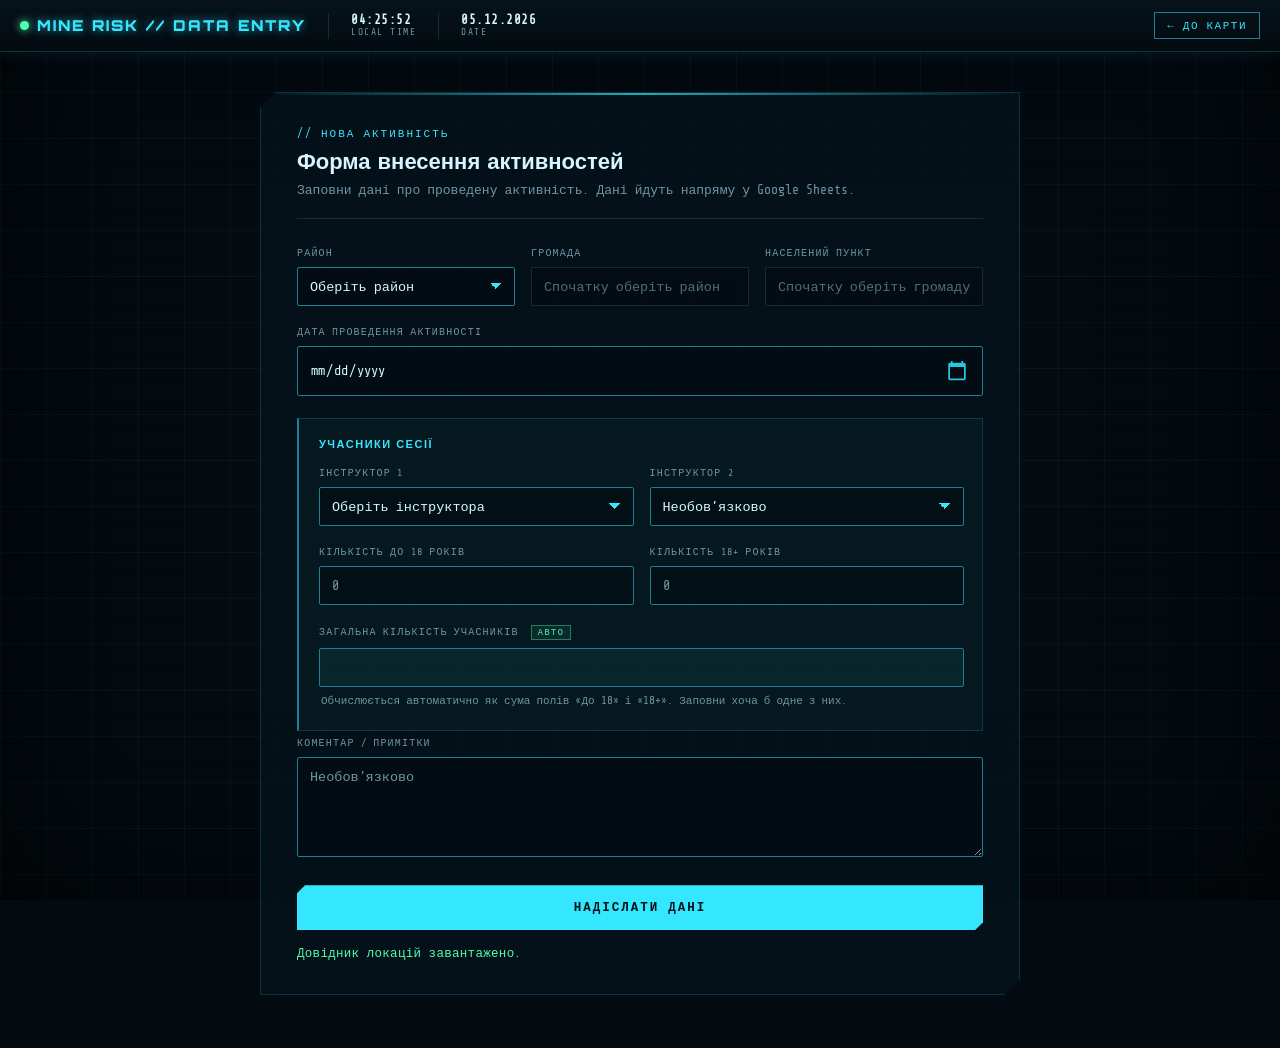
<file: form/index.html>
<!DOCTYPE html>
<html lang="uk">
<head>
  <!-- Open Graph -->
  <meta property="og:type" content="website" />
  <meta property="og:title" content="Форма внесення активностей — Activity Heatmap" />
  <meta property="og:description" content="Форма для внесення даних про активності організації в Харківській області." />
  <meta property="og:url" content="https://deafinicio.github.io/mine-risk-map/form/" />
  <meta property="og:image" content="https://deafinicio.github.io/mine-risk-map/assets/preview-form.jpg" />
  <meta property="og:image:secure_url" content="https://deafinicio.github.io/mine-risk-map/assets/preview-form.jpg" />
  <meta property="og:image:type" content="image/jpeg" />
  <meta property="og:image:width" content="1200" />
  <meta property="og:image:height" content="630" />
  <meta property="og:site_name" content="Activity Heatmap" />
  <meta property="og:locale" content="uk_UA" />

  <meta name="twitter:card" content="summary_large_image" />
  <meta name="twitter:title" content="Форма внесення активностей — Activity Heatmap" />
  <meta name="twitter:description" content="Швидке внесення даних про активності організації." />
  <meta name="twitter:image" content="https://deafinicio.github.io/mine-risk-map/assets/preview-form.jpg" />

  <meta charset="UTF-8" />
  <meta name="viewport" content="width=device-width, initial-scale=1.0" />
  <title>Форма внесення активностей — Mine Risk Map</title>

  <link rel="preconnect" href="https://fonts.googleapis.com">
  <link rel="preconnect" href="https://fonts.gstatic.com" crossorigin>
  <link href="https://fonts.googleapis.com/css2?family=Orbitron:wght@500;700;900&family=Share+Tech+Mono&display=swap" rel="stylesheet">

  <link rel="stylesheet" href="styles.css" />
</head>
<body>

<div id="hud-bg"></div>
<div id="hud-scan"></div>
<div id="hud-vignette"></div>

<div id="top-bar">
  <div class="brand">MINE RISK // DATA ENTRY</div>
  <div class="hud-sep"></div>
  <div class="hud-stat"><b id="hud-clock">--:--:--</b><span>local time</span></div>
  <div class="hud-sep"></div>
  <div class="hud-stat"><b id="hud-date">----</b><span>date</span></div>
  <div class="spacer"></div>
  <a class="back-link" href="../index.html">← До карти</a>
</div>

<main class="container">
  <div class="panel-topline"></div>
  <h1><span class="eyebrow">// нова активність</span>Форма внесення активностей</h1>
  <p class="subtitle">Заповни дані про проведену активність. Дані йдуть напряму у Google Sheets.</p>

  <form
    id="mre-form"
    action="https://script.google.com/macros/s/AKfycbyiDID7u07n2C8rDc_DIfYYVn6OS-0FaAoLCpNl3jDyi7A2bpZiKJfj62TiwYLvjsWFvw/exec"
    method="POST"
    target="hidden_iframe"
  >
    <input type="hidden" id="direction" name="direction" value="EORE" />

    <div class="field-row">
      <div class="field">
        <label for="raion">Район</label>
        <select id="raion" name="raion" required>
          <option value="">Оберіть район</option>
        </select>
      </div>

      <div class="field">
        <label for="hromada">Громада</label>
        <select id="hromada" name="hromada" required disabled>
          <option value="">Спочатку оберіть район</option>
        </select>
      </div>

      <div class="field">
        <label for="settlement">Населений пункт</label>
        <select id="settlement" name="settlement" required disabled>
          <option value="">Спочатку оберіть громаду</option>
        </select>
      </div>
    </div>

    <div class="field date-field">
      <label for="session_date">Дата проведення активності</label>
      <input type="date" id="session_date" name="session_date" required />
    </div>

    <section id="eore-fields" class="conditional-section">
      <div class="section-title">Учасники сесії</div>

      <div class="field-row">
        <div class="field">
          <label for="instructor_1">Інструктор 1</label>
          <select id="instructor_1" name="instructor_1" required>
            <option value="">Оберіть інструктора</option>
            <option value="Гарбузов В.">Гарбузов В.</option>
            <option value="Карпенко Н.">Карпенко Н.</option>
            <option value="Завадський К.">Завадський К.</option>
            <option value="Сластієнко В.">Сластієнко В.</option>
            <option value="Тікус А.">Тікус А.</option>
            <option value="Маркін А.">Маркін А.</option>
            <option value="Бондар О.">Бондар О.</option>
            <option value="Гаркуша А.">Гаркуша А.</option>
          </select>
        </div>

        <div class="field">
          <label for="instructor_2">Інструктор 2</label>
          <select id="instructor_2" name="instructor_2">
            <option value="">Необов’язково</option>
            <option value="Гарбузов В.">Гарбузов В.</option>
            <option value="Карпенко Н.">Карпенко Н.</option>
            <option value="Завадський К.">Завадський К.</option>
            <option value="Сластієнко В.">Сластієнко В.</option>
            <option value="Тікус А.">Тікус А.</option>
            <option value="Маркін А.">Маркін А.</option>
            <option value="Бондар О.">Бондар О.</option>
            <option value="Гаркуша А.">Гаркуша А.</option>
          </select>
        </div>
      </div>

      <div class="field-row">
        <div class="field">
          <label for="participants_u18">Кількість до 18 років</label>
          <input type="number" id="participants_u18" name="participants_u18" min="0" step="1" placeholder="0" />
        </div>

        <div class="field">
          <label for="participants_18plus">Кількість 18+ років</label>
          <input type="number" id="participants_18plus" name="participants_18plus" min="0" step="1" placeholder="0" />
        </div>
      </div>

      <div class="field">
        <label for="participants_total">Загальна кількість учасників <span class="auto-tag">авто</span></label>
        <input type="number" id="participants_total" name="participants_total" min="0" readonly />
        <p class="field-hint">Обчислюється автоматично як сума полів «До 18» і «18+». Заповни хоча б одне з них.</p>
      </div>
    </section>

    <div class="field">
      <label for="notes">Коментар / примітки</label>
      <textarea id="notes" name="notes" rows="4" placeholder="Необов’язково"></textarea>
    </div>

    <div class="actions">
      <button type="submit">Надіслати дані</button>
    </div>

    <div id="form-status" class="status" aria-live="polite"></div>
  </form>
</main>

<script src="app.js"></script>
<script>
  function tickClock() {
    const now = new Date();
    const clockEl = document.getElementById("hud-clock");
    const dateEl = document.getElementById("hud-date");
    if (clockEl) clockEl.textContent = now.toLocaleTimeString("uk-UA", { hour12: false });
    if (dateEl) dateEl.textContent = now.toLocaleDateString("uk-UA");
  }
  tickClock();
  setInterval(tickClock, 1000);
</script>
<iframe name="hidden_iframe" id="hidden_iframe" style="display:none;"></iframe>
</body>
</html>
</file>
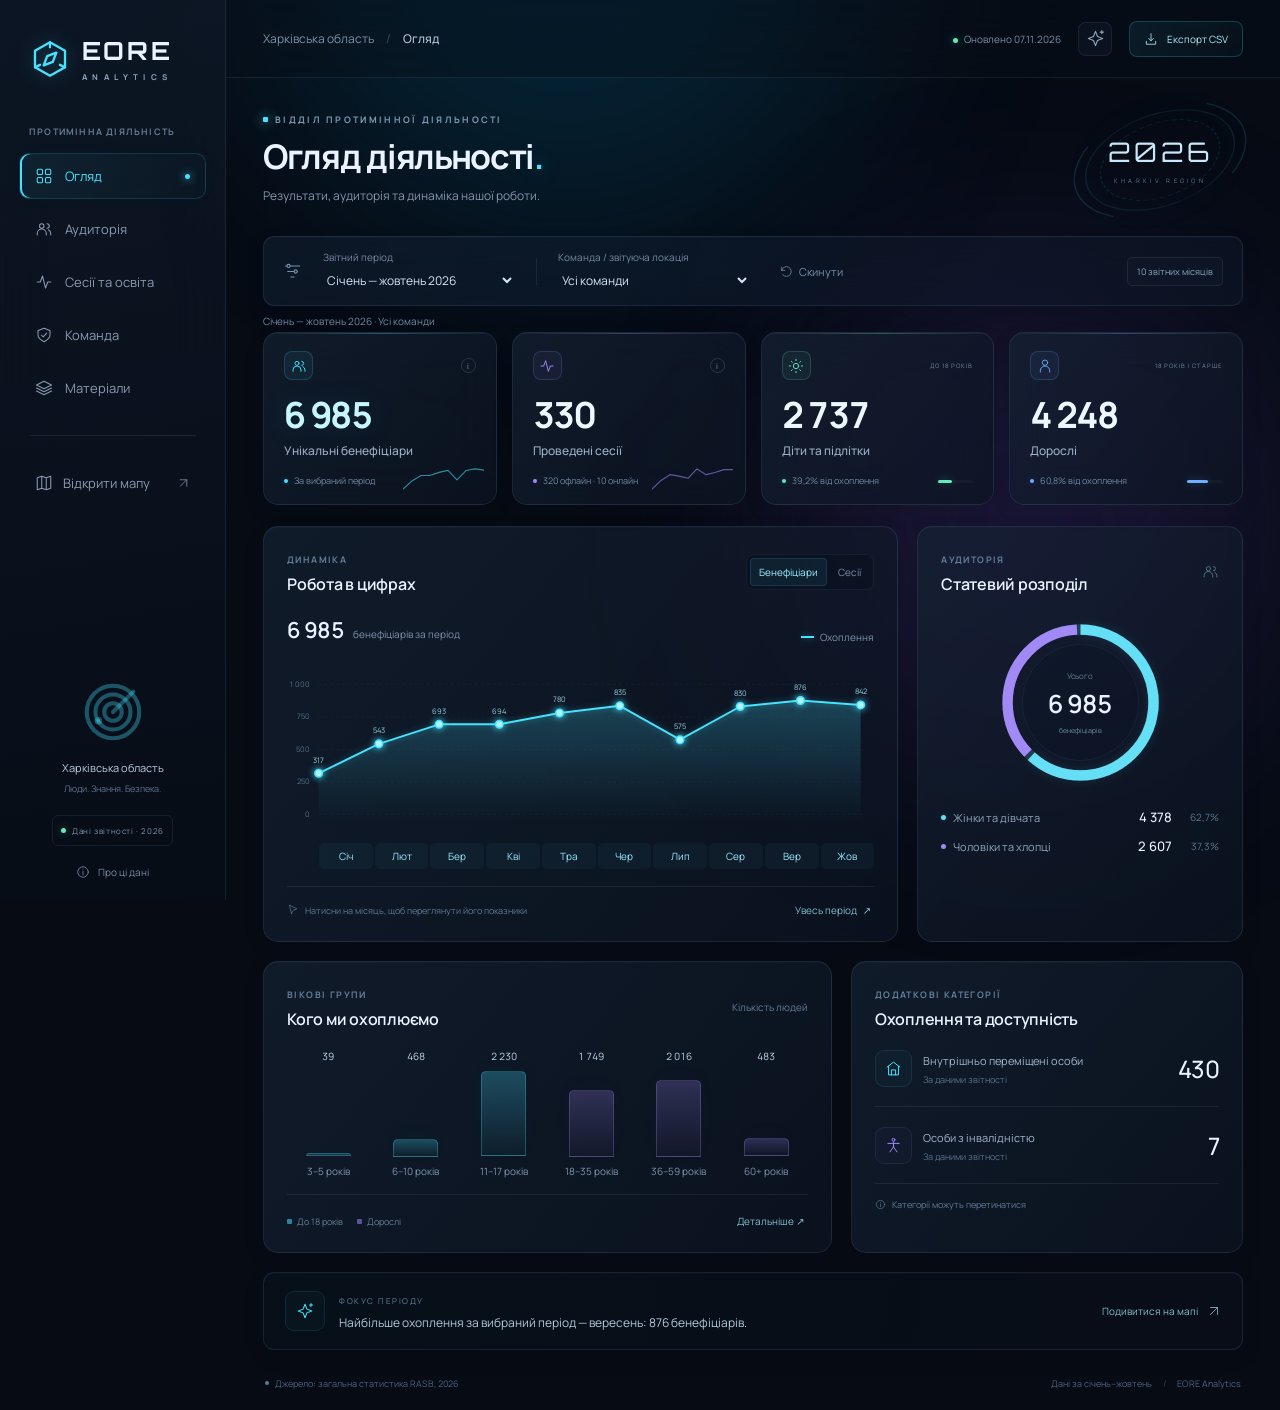
<file: dashboard.html>
<!doctype html>
<html lang="uk">
<head>
  <meta charset="utf-8">
  <meta name="viewport" content="width=device-width, initial-scale=1">
  <meta name="theme-color" content="#060b14">
  <meta name="description" content="Дашборд протимінної діяльності Харківської області. Охоплення, сесії та аудиторія за даними звітності 2026 року.">
  <title>Огляд діяльності — EORE Analytics</title>
  <link rel="icon" href="assets/favicon.png">
  <link rel="preconnect" href="https://fonts.googleapis.com">
  <link rel="preconnect" href="https://fonts.gstatic.com" crossorigin>
  <link href="https://fonts.googleapis.com/css2?family=Manrope:wght@400;500;600;700;800&family=Orbitron:wght@500;600;700;800&display=swap" rel="stylesheet">
  <link rel="stylesheet" href="dashboard.css">
  <link rel="stylesheet" href="dashboard-visuals.css">
  <script src="dashboard-visuals.js" defer></script>
  <script src="dashboard.js?v=20261108-visuals" defer></script>
</head>
<body>
  <div class="ambient ambient-a" aria-hidden="true"></div><div class="ambient ambient-b" aria-hidden="true"></div>
  <div class="grid-backdrop" aria-hidden="true"></div>
  <a class="skip-link" href="#main">До показників</a>
  <aside class="sidebar">
    <a class="brand" href="dashboard.html" aria-label="EORE Analytics — головна"><span class="brand-mark" data-icon="compass"></span><span>EORE<span class="brand-sub">ANALYTICS</span></span></a>
    <div class="sidebar-label">ПРОТИМІННА ДІЯЛЬНІСТЬ</div>
    <nav class="nav" aria-label="Розділи аналітики">
      <button class="nav-item active" data-view="overview" aria-current="page"><span data-icon="grid"></span>Огляд<span class="nav-dot"></span></button>
      <button class="nav-item" data-view="audience"><span data-icon="people"></span>Аудиторія</button>
      <button class="nav-item" data-view="sessions"><span data-icon="activity"></span>Сесії та освіта</button>
      <button class="nav-item" data-view="team"><span data-icon="shield"></span>Команда</button>
      <button class="nav-item" data-view="materials"><span data-icon="layers"></span>Матеріали</button>
      <div class="nav-divider"></div>
      <a class="nav-item map-link" href="index.html"><span data-icon="map"></span>Відкрити мапу<span data-icon="arrow-up-right"></span></a>
    </nav>
    <div class="sidebar-bottom"><div class="region-symbol" data-icon="radar"></div><div class="region-name">Харківська область</div><p>Люди. Знання. Безпека.</p><div class="data-badge"><span></span>Дані звітності · 2026</div></div>
    <button class="sidebar-source" id="source-button"><span data-icon="info"></span>Про ці дані</button>
  </aside>
  <div class="workspace">
    <header class="topbar"><div class="breadcrumb">Харківська область<span>/</span><strong id="breadcrumb-view">Огляд</strong></div><div class="top-actions"><span class="update-date"><span class="status-dot"></span>Оновлено 07.11.2026</span><button class="icon-button" id="motion-button" aria-label="Вимкнути анімації" title="Керування анімаціями" aria-pressed="false"><span data-icon="sparkles"></span></button><button class="export-button" id="export-button"><span data-icon="download"></span><span>Експорт CSV</span></button></div></header>
    <main id="main">
      <section class="page-heading"><div><div class="eyebrow"><span></span>ВІДДІЛ ПРОТИМІННОЇ ДІЯЛЬНОСТІ</div><h1 id="page-title">Огляд діяльності<span class="title-dot">.</span></h1><p id="page-description">Результати, аудиторія та динаміка нашої роботи.</p></div><div class="year-art" aria-hidden="true"><span class="year-ring"></span><span class="year-number">2026</span><span class="year-caption">KHARKIV REGION</span></div></section>
      <section class="filter-bar glass" aria-label="Фільтри"><span class="filter-icon" data-icon="filter"></span><div class="filter-field"><label for="period">Звітний період</label><select id="period"><option value="all">Січень — жовтень 2026</option><optgroup label="Квартали"><option value="q1">I квартал</option><option value="q2">II квартал</option><option value="q3">III квартал</option></optgroup><optgroup label="Місяці" id="month-options"></optgroup></select></div><span class="filter-separator"></span><div class="filter-field"><label for="location">Команда / звітуюча локація</label><select id="location"><option value="all">Усі команди</option><option>Харків</option><option>Берестин</option><option>Лозова</option></select></div><button class="reset-button" id="reset-button" title="Скинути фільтри"><span data-icon="reset"></span><span>Скинути</span></button><div class="period-chip" id="period-chip">10 звітних місяців</div></section>
      <div class="selection-summary" id="selection-summary" aria-live="polite"></div>
      <div id="loading" class="loading-state"><span class="loader"></span>Завантажуємо показники…</div>
      <div id="error" class="error-state" hidden><h2>Не вдалося завантажити показники</h2><p>Перевір з’єднання та спробуй ще раз.</p><button id="retry-button" class="export-button">Повторити</button></div>
      <div id="dashboard-content" hidden>
        <section class="kpi-grid" aria-label="Основні показники">
          <article class="kpi glass accent-cyan"><div class="kpi-top"><span class="kpi-icon" data-icon="people"></span><button class="info-button" data-info="beneficiaries" aria-label="Як обліковуються бенефіціари">i</button></div><div class="kpi-value" data-metric="beneficiaries">0</div><h2>Унікальні бенефіціари</h2><div class="kpi-bottom"><span class="tiny-dot"></span><span id="beneficiaries-caption">За вибраний період</span></div><svg class="kpi-spark" id="spark-beneficiaries" aria-hidden="true" viewBox="0 0 100 35"></svg></article>
          <article class="kpi glass accent-violet"><div class="kpi-top"><span class="kpi-icon" data-icon="activity"></span><button class="info-button" data-info="sessions" aria-label="Як обліковуються сесії">i</button></div><div class="kpi-value" data-metric="sessions">0</div><h2>Проведені сесії</h2><div class="kpi-bottom"><span class="tiny-dot"></span><span id="sessions-caption">Офлайн та онлайн</span></div><svg class="kpi-spark" id="spark-sessions" aria-hidden="true" viewBox="0 0 100 35"></svg></article>
          <article class="kpi glass accent-mint"><div class="kpi-top"><span class="kpi-icon" data-icon="sun"></span><span class="kpi-tag">ДО 18 РОКІВ</span></div><div class="kpi-value" data-metric="children">0</div><h2>Діти та підлітки</h2><div class="kpi-bottom"><span class="tiny-dot"></span><span id="children-caption"></span></div><div class="kpi-mini-track"><span id="children-track"></span></div></article>
          <article class="kpi glass accent-blue"><div class="kpi-top"><span class="kpi-icon" data-icon="person"></span><span class="kpi-tag">18 РОКІВ І СТАРШЕ</span></div><div class="kpi-value" data-metric="adults">0</div><h2>Дорослі</h2><div class="kpi-bottom"><span class="tiny-dot"></span><span id="adults-caption"></span></div><div class="kpi-mini-track"><span id="adults-track"></span></div></article>
        </section>
        <section class="view-section" id="view-overview">
          <div class="primary-grid">
            <article class="chart-panel glass"><div class="panel-heading"><div><span class="section-kicker">ДИНАМІКА</span><h2>Робота в цифрах</h2></div><div class="segmented" aria-label="Показник графіка"><button class="selected" data-chart="beneficiaries" aria-pressed="true">Бенефіціари</button><button data-chart="sessions" aria-pressed="false">Сесії</button></div></div><div class="chart-headline"><strong id="chart-headline">6 985</strong><span id="chart-unit">бенефіціарів за період</span><span class="chart-legend"><i></i><span id="chart-legend">Охоплення</span></span></div><div class="timeline-container"><svg id="timeline" viewBox="0 0 780 242" role="group" aria-label="Динаміка охоплення за місяцями"></svg><div id="chart-tooltip" class="chart-tooltip" hidden></div></div><div class="month-buttons" id="month-buttons" aria-label="Вибрати місяць"></div><div class="chart-footnote"><span data-icon="cursor"></span>Натисни на місяць, щоб переглянути його показники<button id="all-period-button">Увесь період <span>↗</span></button></div></article>
            <article class="audience-panel glass"><div class="panel-heading"><div><span class="section-kicker">АУДИТОРІЯ</span><h2>Статевий розподіл</h2></div><span class="subtle-icon" data-icon="people"></span></div><div class="donut-wrap"><svg class="donut" viewBox="0 0 220 220" role="img" aria-label="Розподіл бенефіціарів за статтю"><circle class="donut-base" cx="110" cy="110" r="84"></circle><circle id="donut-male" cx="110" cy="110" r="84"></circle><circle id="donut-female" cx="110" cy="110" r="84"></circle><circle class="donut-inner" cx="110" cy="110" r="67"></circle></svg><div class="donut-label"><span>Усього</span><strong id="donut-total">6 985</strong><small>бенефіціарів</small></div></div><div class="gender-legend"><div><span class="legend-name"><i class="female-color"></i>Жінки та дівчата</span><strong id="female-total"></strong><span id="female-share"></span></div><div><span class="legend-name"><i class="male-color"></i>Чоловіки та хлопці</span><strong id="male-total"></strong><span id="male-share"></span></div></div></article>
          </div>
          <div class="secondary-grid"><article class="age-panel glass"><div class="panel-heading"><div><span class="section-kicker">ВІКОВІ ГРУПИ</span><h2>Кого ми охоплюємо</h2></div><span class="panel-meta">Кількість людей</span></div><div id="age-bars" class="age-bars"></div><div class="age-foot"><span><i></i>До 18 років</span><span><i></i>Дорослі</span><button data-open-view="audience">Детальніше <span>↗</span></button></div></article><article class="reach-panel glass"><div class="panel-heading"><div><span class="section-kicker">ДОДАТКОВІ КАТЕГОРІЇ</span><h2>Охоплення та доступність</h2></div></div><div class="reach-row"><span class="reach-icon" data-icon="home"></span><div><span>Внутрішньо переміщені особи</span><small>За даними звітності</small></div><strong id="idp-total"></strong></div><div class="reach-row"><span class="reach-icon violet" data-icon="accessibility"></span><div><span>Особи з інвалідністю</span><small>За даними звітності</small></div><strong id="disability-total"></strong></div><div class="reach-note"><span data-icon="info"></span>Категорії можуть перетинатися</div></article></div>
          <div class="insight-strip glass"><div class="insight-icon" data-icon="sparkles"></div><div><span>ФОКУС ПЕРІОДУ</span><p id="insight-text"></p></div><a href="index.html" class="map-link">Подивитися на мапі <span data-icon="arrow-up-right"></span></a></div>
        </section>
        <section class="view-section visual-view" id="view-audience" hidden>
          <div class="visual-grid"><article class="glass visual-panel"><div class="panel-heading"><div><span class="section-kicker">ВІК × СТАТЬ</span><h2>Портрет нашої аудиторії</h2></div><span class="panel-meta">Бенефіціари</span></div><div id="age-gender-chart"></div></article><article class="glass visual-panel"><div class="panel-heading"><div><span class="section-kicker">СТРУКТУРА ОХОПЛЕННЯ</span><h2>Діти та дорослі</h2></div></div><div id="age-share-chart"></div></article></div>
          <article class="glass visual-panel"><div class="panel-heading"><div><span class="section-kicker">ДИНАМІКА АУДИТОРІЇ</span><h2>Як змінюється склад аудиторії</h2></div><span class="panel-meta">Бенефіціари за місяцями</span></div><div id="audience-monthly-chart"></div></article>
          <div class="visual-grid equal"><article class="glass visual-panel"><span class="section-kicker">ВНУТРІШНЬО ПЕРЕМІЩЕНІ ОСОБИ</span><h2>Статевий розподіл ВПО</h2><div id="idp-gender-chart"></div></article><article class="glass visual-panel"><span class="section-kicker">ОСОБИ З ІНВАЛІДНІСТЮ</span><h2>Статевий розподіл</h2><div id="disability-gender-chart"></div></article></div>
          <details class="glass exact-data"><summary>Точні дані та таблиця аудиторії <span>↘</span></summary><div class="table-scroll"><table><thead><tr><th>Вікова група</th><th>Чоловіча стать</th><th>Жіноча стать</th><th>Разом</th><th>Частка</th></tr></thead><tbody id="audience-table"></tbody></table></div><div class="detail-cards" id="audience-details"></div></details>
        </section>
        <section class="view-section visual-view" id="view-sessions" hidden>
          <div class="visual-grid"><article class="glass visual-panel"><div class="panel-heading"><div><span class="section-kicker">ДИНАМІКА СЕСІЙ</span><h2>Як ми проводимо інформування</h2></div></div><div id="session-monthly-chart"></div></article><article class="glass visual-panel"><span class="section-kicker">ФОРМАТ ПРОВЕДЕННЯ</span><h2>Офлайн та онлайн</h2><div id="format-share-chart"></div></article></div>
          <div class="visual-grid"><article class="glass visual-panel"><span class="section-kicker">ЗАКЛАДИ ОСВІТИ</span><h2>Шкільні сесії за місяцями</h2><div id="school-monthly-chart"></div></article><article class="glass visual-panel"><span class="section-kicker">ОСВІТНЯ АУДИТОРІЯ</span><h2>Школярі та персонал</h2><div id="school-share-chart"></div></article></div>
          <details class="glass exact-data"><summary>Точні показники сесій та освіти <span>↘</span></summary><div class="detail-cards" id="session-details"></div><div class="education-grid" id="education-details"></div><p class="detail-note">Показники освіти не додаються повторно до загального охоплення.</p></details>
        </section>
        <section class="view-section visual-view" id="view-team" hidden>
          <div class="visual-grid"><article class="glass visual-panel"><span class="section-kicker">БРИФІНГИ</span><h2>Активність за місяцями</h2><div id="briefing-monthly-chart"></div></article><article class="glass visual-panel"><span class="section-kicker">УЧАСНИКИ БРИФІНГІВ</span><h2>Працівники та волонтери</h2><div id="team-share-chart"></div></article></div>
          <article class="glass visual-panel"><div class="panel-heading"><div><span class="section-kicker">ОХОПЛЕННЯ БРИФІНГАМИ</span><h2>Коли інформували команду</h2></div><span class="panel-meta">Обліковані участі</span></div><div id="team-monthly-chart"></div></article>
          <details class="glass exact-data"><summary>Точні дані та особливості обліку <span>↘</span></summary><div class="education-grid" id="team-details"></div><p class="detail-note">Кадрова чисельність у джерелі заповнена частково. Річну кількість унікальних інструкторів за цими записами не визначено. Спільна робота двох інструкторів не подвоює кількість сесій і бенефіціарів.</p></details>
        </section>
        <section class="view-section visual-view" id="view-materials" hidden>
          <div class="visual-grid"><article class="glass visual-panel"><span class="section-kicker">РОЗПОВСЮДЖЕННЯ</span><h2>Матеріали за місяцями</h2><div id="material-monthly-chart"></div></article><article class="glass visual-panel"><span class="section-kicker">ЗА ВИДАМИ МАТЕРІАЛІВ</span><h2>Що розповсюджували</h2><div id="material-types-chart"></div></article></div>
          <article class="glass visual-panel"><div class="panel-heading"><div><span class="section-kicker">КАЛЕНДАР МАТЕРІАЛІВ</span><h2>Коли та які матеріали роздавали</h2></div><span class="panel-meta">Яскравіше — більше примірників</span></div><div id="material-heatmap"></div></article>
          <details class="glass exact-data"><summary>Точні дані та назви колонок джерела <span>↘</span></summary><div class="detail-cards" id="material-details"></div><p class="detail-note">«Листівки» та «Обстріли» наведені окремо: без уточнення класифікації їх не складаємо в один загальний тираж.</p></details>
        </section>
        <footer class="dashboard-footer"><span><i></i>Джерело: загальна статистика RASB, 2026</span><span>Дані за січень–жовтень <span class="footer-sep">/</span> EORE Analytics</span></footer>
      </div>
    </main>
  </div>
  <dialog id="info-dialog"><button class="dialog-close icon-button" aria-label="Закрити довідку"><span data-icon="close"></span></button><span class="section-kicker">ПРО ПОКАЗНИК</span><h2 id="dialog-title"></h2><p id="dialog-text"></p><button class="export-button dialog-confirm">Зрозуміло</button></dialog>
  <div id="toast" class="toast" role="status" hidden></div>
</body>
</html>
</file>
<file: form/styles.css>
:root{
  --bg:            #030a10;
  --bg-deep:       #010509;
  --panel:         rgba(5, 18, 26, .90);
  --panel-soft:    rgba(5, 18, 26, .72);
  --line:          rgba(51, 226, 255, .16);
  --grid:          rgba(51, 226, 255, .05);
  --cyan:          #35e6ff;
  --cyan-dim:      #1c7f96;
  --cyan-soft:     rgba(53, 230, 255, .12);
  --green:         #4dffb0;
  --amber:         #ffcc4d;
  --red:           #ff5b5b;
  --text:          #d6f6ff;
  --text-dim:      #6f95a3;
  --font-display:  'Orbitron', sans-serif;
  --font-mono:     'Share Tech Mono', monospace;
}

* {
  box-sizing: border-box;
}

html,
body {
  margin: 0;
  padding: 0;
  min-height: 100%;
  font-family: var(--font-mono);
  background: var(--bg);
  color: var(--text);
}

/* ---------- ambient HUD chrome (shared with map) ---------- */

#hud-bg{
  position:fixed; inset:0; z-index:0; pointer-events:none;
  background-image:
    linear-gradient(var(--grid) 1px, transparent 1px),
    linear-gradient(90deg, var(--grid) 1px, transparent 1px);
  background-size: 46px 46px;
}

#hud-scan{
  position:fixed; inset:0; z-index:5; pointer-events:none;
  background: repeating-linear-gradient(
    to bottom,
    rgba(255,255,255,0.018) 0px,
    rgba(255,255,255,0.018) 1px,
    transparent 1px,
    transparent 3px
  );
  mix-blend-mode: overlay;
}

#hud-vignette{
  position:fixed; inset:0; z-index:6; pointer-events:none;
  box-shadow: inset 0 0 160px rgba(0,0,0,.75);
}

/* ---------- top bar ---------- */

#top-bar{
  position:relative; z-index:20;
  height:52px;
  display:flex;
  align-items:center;
  gap:22px;
  padding:0 20px;
  background: linear-gradient(180deg, #06131a 0%, #030a10 100%);
  border-bottom:1px solid var(--line);
  box-shadow: 0 1px 18px rgba(53,230,255,.10);
}

#top-bar .brand{
  font-family: var(--font-display);
  font-weight:900;
  letter-spacing:2px;
  font-size:15px;
  color: var(--cyan);
  text-shadow: 0 0 10px rgba(53,230,255,.65);
  display:flex;
  align-items:center;
  gap:8px;
  white-space:nowrap;
}

#top-bar .brand::before{
  content:"";
  width:9px; height:9px;
  background: var(--green);
  border-radius:50%;
  box-shadow:0 0 8px var(--green);
  animation: blink 1.6s infinite;
}

@keyframes blink{
  0%,100%{ opacity:1; }
  50%{ opacity:.25; }
}

.hud-stat{
  display:flex;
  flex-direction:column;
  line-height:1.15;
  font-size:11px;
}
.hud-stat b{
  font-size:12.5px;
  color:var(--text);
  letter-spacing:.5px;
}
.hud-stat span{
  color:var(--text-dim);
  font-size:9.5px;
  letter-spacing:1.5px;
  text-transform:uppercase;
}

.hud-sep{
  width:1px; height:26px;
  background:var(--line);
  flex:none;
}

#top-bar .spacer{ flex:1; }

.back-link{
  font-size:11px;
  letter-spacing:1.5px;
  text-transform:uppercase;
  color: var(--cyan);
  text-decoration:none;
  border:1px solid var(--cyan-dim);
  padding:6px 12px;
  transition: all .15s ease;
  white-space:nowrap;
}
.back-link:hover{
  background: var(--cyan-soft);
  border-color: var(--cyan);
  box-shadow: 0 0 12px rgba(53,230,255,.35);
}

/* ---------- main panel ---------- */

body {
  min-height: 100vh;
}

.container {
  position:relative;
  z-index:10;
  max-width: 760px;
  margin: 40px auto 60px;
  background: var(--panel);
  padding: 34px 36px 28px;
  border: 1px solid var(--line);
  clip-path: polygon(0 16px, 16px 0, 100% 0, 100% calc(100% - 16px), calc(100% - 16px) 100%, 0 100%);
  box-shadow: 0 0 0 1px rgba(53,230,255,.05), 0 12px 40px rgba(0,0,0,.6), 0 0 30px rgba(53,230,255,.08);
}

.panel-topline{
  position:absolute; left:0; right:0; top:0;
  height:2px;
  background: linear-gradient(90deg, transparent, var(--cyan), transparent);
  opacity:.7;
}

h1 {
  margin: 0 0 6px;
  font-family: var(--font-display);
  font-weight: 700;
  font-size: 22px;
  line-height: 1.3;
  color: var(--text);
  display:flex;
  flex-direction:column;
  gap:6px;
}

h1 .eyebrow{
  font-family: var(--font-mono);
  font-weight:400;
  font-size: 11px;
  letter-spacing: 2px;
  text-transform: uppercase;
  color: var(--cyan);
}

.subtitle {
  margin: 0 0 28px;
  color: var(--text-dim);
  font-size: 13px;
  padding-bottom: 20px;
  border-bottom: 1px solid var(--line);
}

.field {
  margin-bottom: 20px;
  flex: 1;
  min-width: 0;
}

.field-row{
  display:flex;
  gap:16px;
}
.field-row.three .field{ min-width:0; }

label {
  display: block;
  margin-bottom: 8px;
  font-size: 10px;
  letter-spacing: 1.2px;
  text-transform: uppercase;
  color: var(--text-dim);
}

input,
select,
textarea,
button {
  width: 100%;
  font: inherit;
  font-family: var(--font-mono);
}

input,
select,
textarea {
  border: 1px solid var(--cyan-dim);
  border-radius: 2px;
  padding: 11px 12px;
  background: rgba(0,10,16,.55);
  color: var(--text);
  font-size: 13.5px;
}

select{
  appearance:none;
  background-image: linear-gradient(45deg, transparent 50%, var(--cyan) 50%), linear-gradient(135deg, var(--cyan) 50%, transparent 50%);
  background-position: calc(100% - 18px) center, calc(100% - 12px) center;
  background-size: 6px 6px, 6px 6px;
  background-repeat: no-repeat;
}

input::placeholder, textarea::placeholder{ color: var(--text-dim); }

input:focus,
select:focus,
textarea:focus {
  outline: none;
  border-color: var(--cyan);
  box-shadow: 0 0 0 1px var(--cyan), 0 0 12px rgba(53,230,255,.4);
}

select:disabled,
input:disabled,
textarea:disabled {
  background: rgba(0,0,0,.35);
  color: var(--text-dim);
  border-color: rgba(111,149,163,.3);
  cursor: not-allowed;
}

textarea {
  resize: vertical;
  min-height: 100px;
}

.actions {
  margin-top: 24px;
}

button {
  border: 1px solid var(--cyan);
  clip-path: polygon(0 8px, 8px 0, 100% 0, 100% calc(100% - 8px), calc(100% - 8px) 100%, 0 100%);
  padding: 14px 18px;
  background: var(--cyan);
  color: #01121a;
  font-weight: 700;
  letter-spacing: 2px;
  text-transform: uppercase;
  font-size: 12.5px;
  cursor: pointer;
  transition: all 0.15s ease;
}

button:hover {
  background: #7cf1ff;
  box-shadow: 0 0 18px rgba(53,230,255,.45);
}

button:disabled {
  background: rgba(111,149,163,.25);
  border-color: rgba(111,149,163,.4);
  color: var(--text-dim);
  cursor: not-allowed;
  box-shadow:none;
}

.status {
  margin-top: 16px;
  min-height: 20px;
  font-size: 12.5px;
  letter-spacing: .3px;
}

.status.success {
  color: var(--green);
}

.status.error {
  color: var(--red);
}

.status.info {
  color: var(--amber);
}

.conditional-section {
  position:relative;
  margin: 22px 0 6px;
  padding: 18px 18px 2px 20px;
  border: 1px solid var(--line);
  border-left: 2px solid var(--cyan-dim);
  background: rgba(53,230,255,.03);
}

.section-title {
  margin: 0 0 16px;
  font-family: var(--font-display);
  font-size: 11px;
  letter-spacing: 1.5px;
  text-transform: uppercase;
  font-weight: 700;
  color: var(--cyan);
}

.hidden {
  display: none;
}

/* ---------- auto-computed total field ---------- */

.auto-tag {
  display: inline-block;
  margin-left: 6px;
  font-size: 8.5px;
  letter-spacing: 1.5px;
  text-transform: uppercase;
  color: var(--green);
  border: 1px solid rgba(77, 255, 176, .4);
  padding: 1px 6px;
  background: rgba(77, 255, 176, .08);
  vertical-align: middle;
}

input[readonly] {
  cursor: default;
  background: rgba(53, 230, 255, .06);
  border-color: var(--cyan-dim);
  color: var(--cyan);
  font-weight: 700;
}

input[readonly]:focus {
  box-shadow: none;
}

.field-hint {
  margin: 6px 2px 0;
  font-size: 11px;
  color: var(--text-dim);
  line-height: 1.4;
}

/* ---------- clickable date field ---------- */

.date-field input[type="date"] {
  cursor: pointer;
}

.date-field input[type="date"]::-webkit-calendar-picker-indicator {
  filter: invert(70%) sepia(80%) saturate(1000%) hue-rotate(150deg) brightness(1.05);
  cursor: pointer;
  width: 22px;
  height: 22px;
  opacity: 0.85;
  transition: opacity .15s ease;
}

.date-field input[type="date"]::-webkit-calendar-picker-indicator:hover {
  opacity: 1;
}

@media (max-width: 640px) {
  #top-bar{
    padding:0 12px;
    gap:12px;
  }
  #top-bar .hud-stat{ display:none; }
  #top-bar .hud-sep{ display:none; }

  .container {
    margin: 20px 14px 40px;
    padding: 24px 20px 20px;
  }

  h1 {
    font-size: 19px;
  }

  .field-row, .field-row.three{
    flex-direction: column;
    gap:0;
  }
}
</file>
<file: dashboard.css>
@property --glow-angle{syntax:'<angle>';initial-value:0deg;inherits:false}
:root{color-scheme:dark;--bg:#060b14;--panel:rgba(15,24,39,.69);--text:#eaf3ff;--muted:#8495ad;--line:rgba(155,190,232,.1);--cyan:#46e3ff;--mint:#63ebbd;--violet:#a38bff;--blue:#6cafff;--accent:var(--cyan);font-family:Manrope,system-ui,sans-serif;font-synthesis:none}
*{box-sizing:border-box}body{margin:0;background:var(--bg);color:var(--text);font-size:14px;min-width:360px}button,select,a{-webkit-tap-highlight-color:transparent}button,select{font:inherit}button,a,select{touch-action:manipulation}button{cursor:pointer}a{color:inherit;text-decoration:none}button{color:inherit}button:focus-visible,a:focus-visible,select:focus-visible{outline:2px solid var(--cyan);outline-offset:5px}svg{display:block}button svg,a svg,.filter-icon svg{width:19px;height:19px}button{border:0}button:disabled{cursor:default}::selection{background:#46e3ff44}button[hidden],[hidden]{display:none!important}
.ambient{position:fixed;border-radius:50%;filter:blur(110px);pointer-events:none;opacity:.12;z-index:-1;animation:float 20s ease-in-out infinite alternate}.ambient-a{width:620px;height:620px;background:#007eae;top:-390px;left:24%}.ambient-b{width:500px;height:500px;background:#6943b7;right:-260px;top:30%;animation-delay:-10s}.grid-backdrop{position:fixed;inset:0;z-index:-1;pointer-events:none;background-image:linear-gradient(#65bbff03 1px,transparent 1px),linear-gradient(90deg,#65bbff03 1px,transparent 1px);background-size:44px 44px;mask-image:linear-gradient(#000a,transparent 75%)}
.sidebar{width:226px;position:fixed;inset:0 auto 0 0;background:linear-gradient(170deg,rgba(13,23,37,.92),rgba(7,13,23,.88));border-right:1px solid var(--line);backdrop-filter:blur(30px);padding:35px 19px 20px;display:flex;flex-direction:column;z-index:20}.brand{display:flex;gap:12px;align-items:center;font-family:Orbitron,sans-serif;font-size:25px;font-weight:700;letter-spacing:3px;padding-left:10px}.brand-mark{width:41px;height:47px;display:grid;place-items:center;color:var(--cyan);filter:drop-shadow(0 0 10px #46e3ff55)}.brand-mark svg{width:40px;height:40px}.brand-sub{display:block;font-family:Manrope,sans-serif;font-size:8px;letter-spacing:5.4px;color:#8da7bf;margin-top:5px;font-weight:700}.sidebar-label{font-size:8px;letter-spacing:1.8px;color:#647a93;margin:43px 10px 15px;font-weight:700}.nav{display:flex;flex-direction:column;gap:7px}.nav-item{display:flex;position:relative;align-items:center;gap:12px;background:transparent;border:1px solid transparent;padding:13px 15px;border-radius:10px;color:#899ab1;text-align:left;font-size:12px;transition:background .25s,color .25s,border-color .25s,transform .25s}.nav-item:hover{color:#e1f8ff;background:#46e3ff08;transform:translateX(2px)}.nav-item svg{width:18px;height:18px}.nav-item.active{color:var(--cyan);background:linear-gradient(100deg,#46e3ff13,#46e3ff04);border-color:#46e3ff25;box-shadow:inset 2px 0 0 #46e3ff,0 0 24px #46e3ff05}.nav-dot{margin-left:auto;width:5px;height:5px;background:var(--cyan);border-radius:50%;box-shadow:0 0 8px var(--cyan)}.nav-item:not(.active) .nav-dot{display:none}.nav-divider{height:1px;background:var(--line);margin:17px 10px}.nav-item.map-link{gap:10px}.nav-item.map-link>span:last-child{margin-left:auto}.nav-item.map-link>span:last-child svg{width:13px}.sidebar-bottom{margin-top:auto;text-align:center;padding:28px 0 18px}.region-symbol{width:70px;margin:auto;color:#46e3ff55}.region-symbol svg{width:70px;height:70px}.region-name{font-size:11px;color:#b9cbdf;margin-top:13px}.sidebar-bottom p{font-size:9px;color:#5e748e;margin:7px 0 20px}.data-badge{font-size:8px;letter-spacing:.6px;color:#7f96ae;padding:9px 8px;border:1px solid var(--line);border-radius:6px;display:inline-flex;gap:6px;align-items:center}.data-badge span,.status-dot{width:5px;height:5px;border-radius:50%;background:var(--mint);box-shadow:0 0 8px #63ebbd77;display:inline-block}.sidebar-source{background:transparent;color:#758aa3;font-size:10px;display:flex;gap:8px;align-items:center;justify-content:center}.sidebar-source svg{width:14px;height:14px}.workspace{margin-left:226px}.topbar{height:78px;display:flex;align-items:center;justify-content:space-between;padding:0 37px;border-bottom:1px solid var(--line);background:#09111a66;backdrop-filter:blur(20px);gap:18px}.breadcrumb{display:flex;gap:12px;align-items:center;font-size:11px;color:#7d90a9}.breadcrumb span{color:#3c5069}.breadcrumb strong{font-weight:500;color:#b5c7dc}.top-actions{display:flex;align-items:center;gap:17px}.update-date{font-size:9px;color:#7990a7;white-space:nowrap}.update-date .status-dot{margin-right:6px}.icon-button{border:1px solid var(--line);background:#12203355;border-radius:8px;display:grid;place-items:center;width:34px;height:34px;color:#91a7c0}.icon-button:hover{color:var(--cyan);border-color:#46e3ff44}.export-button{background:linear-gradient(130deg,#46e3ff14,#46e3ff06);border:1px solid #46e3ff35;border-radius:8px;display:flex;align-items:center;gap:9px;padding:10px 14px;font-size:10px;color:#b2edf8;transition:.25s}.export-button:hover{background:#46e3ff20;box-shadow:0 0 20px #46e3ff12}.export-button svg{width:14px;height:14px}main{max-width:1700px;padding:31px 37px 20px;margin:auto}.page-heading{display:flex;justify-content:space-between;align-items:center;min-height:102px;margin-bottom:25px}.eyebrow{font-size:8px;letter-spacing:2.3px;color:#7f9ab2;display:flex;gap:7px;align-items:center;font-weight:700}.eyebrow span{width:5px;height:5px;background:var(--cyan);border-radius:1px;box-shadow:0 0 12px var(--cyan)}h1{font-size:34px;font-weight:700;letter-spacing:-1.3px;margin:10px 0 9px;line-height:1.2}.title-dot{color:var(--cyan);text-shadow:0 0 18px #46e3ff88}.page-heading p{font-size:11px;color:var(--muted);margin:0;line-height:1.7}.year-art{width:166px;height:90px;position:relative;display:flex;align-items:center;justify-content:center;flex-direction:column}.year-number{font-family:Orbitron,sans-serif;font-size:27px;letter-spacing:4px;color:#c8e9fb;position:relative}.year-caption{font-size:6px;letter-spacing:3.3px;margin-top:8px;color:#577e98}.year-ring{position:absolute;width:92px;height:92px;border:1px solid #46e3ff18;border-radius:50%;transform:rotate(-20deg) scaleX(1.7);box-shadow:0 0 40px #46e3ff05,inset 0 0 25px #46e3ff04}.year-ring:before,.year-ring:after{content:'';position:absolute;border:1px dashed #46e3ff17;inset:8px;border-radius:50%;animation:orbit 50s linear infinite}.year-ring:after{inset:-8px;border-style:solid;border-color:transparent #46e3ff20;animation-direction:reverse}
.glass{--px:50%;--py:0%;position:relative;border:1px solid rgba(146,181,222,.12);border-radius:15px;background:linear-gradient(130deg,rgba(22,35,53,.68),rgba(12,20,34,.73));backdrop-filter:blur(22px);box-shadow:0 7px 24px #00000010,inset 0 1px 0 #c8e5ff05;isolation:isolate;transition:border-color .35s,box-shadow .35s,transform .35s}.glass:before{content:'';position:absolute;inset:0;border-radius:inherit;background:radial-gradient(430px circle at var(--px) var(--py),color-mix(in srgb,var(--accent) 9%,transparent),transparent 75%);opacity:0;transition:opacity .4s;pointer-events:none;z-index:-1}.glass:hover:before{opacity:1}.glass:hover{border-color:color-mix(in srgb,var(--accent) 28%,transparent);box-shadow:0 0 30px color-mix(in srgb,var(--accent) 6%,transparent),inset 0 1px 0 #ffffff08}.filter-bar{display:flex;align-items:center;gap:21px;padding:13px 19px;border-radius:11px;background:linear-gradient(100deg,#13213588,#0e192a77)}.filter-icon{color:#7895af}.filter-field{display:flex;flex-direction:column;gap:4px;min-width:192px}.filter-field label{font-size:8px;color:#758aa3}.filter-field select{background:transparent;color:#d6e6f8;border:0;outline-offset:3px;font-size:10px;max-width:260px;min-height:24px;cursor:pointer;padding:0 23px 0 0;color-scheme:dark}.filter-field option,.filter-field optgroup{background:#111e30;color:#d8e9ff}.filter-separator{height:27px;width:1px;background:var(--line)}.reset-button{display:flex;gap:6px;align-items:center;background:transparent;color:#7891aa;font-size:9px;padding:7px;margin-left:2px}.reset-button:hover{color:var(--cyan)}.reset-button svg{width:13px;height:13px}.period-chip{margin-left:auto;font-size:8px;color:#8aaac2;border:1px solid #9cb8d01a;background:#8fb5db06;border-radius:5px;padding:7px 9px;white-space:nowrap}.selection-summary{min-height:25px;padding-top:8px;font-size:9px;color:#728ca6}.kpi-grid{display:grid;grid-template-columns:repeat(4,minmax(0,1fr));gap:15px;margin:1px 0 21px}.kpi{padding:18px 20px 17px;overflow:hidden;min-height:171px;animation:reveal .7s both}.kpi:nth-child(2){animation-delay:.07s}.kpi:nth-child(3){animation-delay:.14s}.kpi:nth-child(4){animation-delay:.21s}.kpi:hover{transform:translateY(-4px)}.accent-violet{--accent:var(--violet)}.accent-mint{--accent:var(--mint)}.accent-blue{--accent:var(--blue)}.kpi:after{content:'';position:absolute;inset:0 0 auto;height:1px;background:linear-gradient(90deg,transparent,color-mix(in srgb,var(--accent) 65%,transparent),transparent);opacity:.45}.kpi-top{display:flex;align-items:center;justify-content:space-between;margin-bottom:13px;min-height:24px}.kpi-icon{width:29px;height:29px;display:grid;place-items:center;border:1px solid color-mix(in srgb,var(--accent) 18%,transparent);border-radius:8px;background:color-mix(in srgb,var(--accent) 6%,transparent);color:var(--accent)}.kpi-icon svg{width:16px;height:16px}.info-button{border:1px solid #7994b540;color:#7f99b1;background:transparent;border-radius:50%;font-size:8px;width:15px;height:15px;padding:0;font-style:italic}.info-button:hover{border-color:var(--accent);color:var(--accent)}.kpi-tag{font-size:6px;letter-spacing:1px;color:#738ba4}.kpi-value{font-size:36px;line-height:1.2;letter-spacing:-1.6px;font-weight:700;font-variant-numeric:tabular-nums;color:#edf7ff}.kpi:first-child .kpi-value{color:#c8f6ff;text-shadow:0 0 30px #46e3ff28}.kpi h2{font-size:10px;font-weight:500;color:#9bb0c8;margin:6px 0 15px}.kpi-bottom{display:flex;gap:6px;align-items:center;font-size:8px;color:#7089a3;position:relative;z-index:1}.tiny-dot{width:4px;height:4px;background:var(--accent);border-radius:50%;box-shadow:0 0 7px color-mix(in srgb,var(--accent) 30%,transparent)}.kpi-spark{position:absolute;width:81px;height:34px;right:12px;bottom:8px;color:var(--accent);opacity:.58;pointer-events:none}.kpi-mini-track{position:absolute;right:20px;bottom:21px;height:3px;width:35px;border-radius:5px;background:#ffffff08}.kpi-mini-track span{height:100%;display:block;background:var(--accent);border-radius:5px;box-shadow:0 0 10px color-mix(in srgb,var(--accent) 30%,transparent);transition:width .8s}
.primary-grid{display:grid;grid-template-columns:minmax(0,1.95fr) minmax(280px,1fr);gap:19px}.panel-heading{display:flex;justify-content:space-between;align-items:center;gap:12px}.panel-heading h2,.detail-panel h2{font-size:14px;font-weight:600;letter-spacing:-.25px;margin:6px 0 0}.section-kicker{font-size:7px;letter-spacing:1.8px;color:#617f9a;font-weight:700}.chart-panel,.audience-panel,.age-panel,.reach-panel{padding:21px 23px}.segmented{display:flex;padding:3px;border:1px solid #91b3da13;border-radius:7px;background:#060e1b66;gap:2px}.segmented button{background:transparent;padding:7px 9px;font-size:8px;color:#7a91ac;border-radius:4px;white-space:nowrap;transition:.3s}.segmented button.selected{background:#46e3ff12;color:#9ef2ff;box-shadow:inset 0 0 0 1px #46e3ff20}.chart-headline{display:flex;align-items:baseline;gap:9px;margin-top:20px}.chart-headline strong{font-size:22px;font-variant-numeric:tabular-nums;font-weight:600;letter-spacing:-.6px}.chart-headline>span{font-size:8px;color:#7c94af}.chart-legend{margin-left:auto;display:flex;align-items:center;gap:6px}.chart-legend i{width:13px;height:2px;background:var(--cyan);box-shadow:0 0 6px #46e3ff66}.timeline-container{position:relative;margin-top:13px}#timeline{width:100%;height:auto;overflow:visible}.gridline{stroke:#9ac7f510;stroke-dasharray:3 5;stroke-width:1}.axis-label{fill:#58728d;font-size:10px;font-family:Manrope,sans-serif}.chart-line{fill:none;stroke:#46e3ff;stroke-width:2.6;stroke-linecap:round;stroke-linejoin:round;filter:drop-shadow(0 0 4px #46e3ff55);stroke-dasharray:1600;stroke-dashoffset:0;animation:draw-line 1.5s ease-out}.chart-hit{fill:transparent;cursor:pointer}.chart-point{fill:#132537;stroke:#46e3ff;stroke-width:2;transition:r .2s,fill .2s}.chart-focus .chart-point{r:5;fill:#b1f6ff;filter:drop-shadow(0 0 5px #46e3ff)}.point-label{fill:#95dce9;font-size:10px;font-family:Manrope,sans-serif}.month-buttons{display:grid;grid-template-columns:repeat(10,1fr);padding-left:32px;gap:2px;margin-top:3px}.month-buttons button{background:transparent;color:#667f99;font-size:8px;padding:6px 1px;border-radius:5px;transition:.25s}.month-buttons button:hover{background:#46e3ff12;color:#c9f9ff}.month-buttons button.active{color:#99eaff;background:#46e3ff0b}.month-buttons button.single{box-shadow:inset 0 0 0 1px #46e3ff40;background:#46e3ff13}.chart-footnote{border-top:1px solid var(--line);display:flex;align-items:center;gap:6px;margin-top:17px;padding-top:13px;font-size:7px;color:#5d7a96}.chart-footnote>span svg{width:12px;height:12px}.chart-footnote button,.age-foot button{margin-left:auto;background:transparent;color:#80bfd1;font-size:8px;padding:3px}.chart-footnote button span{margin-left:4px}.subtle-icon svg{width:17px;height:17px;color:#4c7389}.donut-wrap{position:relative;width:191px;max-width:85%;margin:12px auto 10px}.donut{width:100%;height:auto;transform:rotate(-90deg);overflow:visible}.donut-base{fill:none;stroke:#24374b;stroke-width:12}.donut circle:not(.donut-inner){fill:none;stroke-width:12;transition:stroke-dasharray .8s,stroke-dashoffset .8s}.donut #donut-female{stroke:#65dff5;filter:drop-shadow(0 0 5px #46e3ff22)}.donut #donut-male{stroke:#a18af5}.donut-inner{fill:#0b162366;stroke:#1c3248;stroke-width:.6}.donut-label{position:absolute;inset:0;display:flex;align-items:center;justify-content:center;flex-direction:column;pointer-events:none}.donut-label span{font-size:8px;color:#64809a}.donut-label strong{font-size:25px;font-weight:600;letter-spacing:-.8px;margin:5px 0;font-variant-numeric:tabular-nums}.donut-label small{font-size:7px;color:#6c8ba6}.gender-legend{display:flex;flex-direction:column;gap:11px;margin-top:7px}.gender-legend>div{display:grid;grid-template-columns:1fr auto 39px;align-items:center;gap:8px}.legend-name{font-size:9px;color:#8fa6bd;display:flex;align-items:center;gap:7px}.legend-name i{width:5px;height:5px;border-radius:50%}.female-color{background:#65dff5;box-shadow:0 0 5px #65dff530}.male-color{background:#a18af5}.gender-legend strong{font-size:11px;font-weight:500}.gender-legend>div>span:last-child{font-size:8px;color:#59768f;text-align:right}.secondary-grid{display:grid;grid-template-columns:minmax(0,1.45fr) minmax(0,1fr);gap:19px;margin-top:19px}.panel-meta{font-size:8px;color:#617f99}.age-bars{height:148px;display:grid;grid-template-columns:repeat(6,1fr);gap:17px;padding:19px 6px 0}.age-item{display:flex;align-items:center;flex-direction:column;justify-content:flex-end;gap:8px;min-width:0}.age-value{font-size:9px;color:#c0d7eb;font-variant-numeric:tabular-nums}.age-column-wrap{width:100%;max-width:45px;flex:1;min-height:0;display:flex;align-items:flex-end}.age-column{height:var(--height);min-height:3px;width:100%;border:1px solid #46e3ff44;border-radius:5px 5px 0 0;background:linear-gradient(180deg,#46e3ff44,#46e3ff09);box-shadow:0 -5px 22px #46e3ff06;transform-origin:bottom;animation:grow .9s cubic-bezier(.2,.7,.2,1) both;animation-delay:var(--delay);transition:height .6s}.age-item:nth-child(n+4) .age-column{border-color:#a18af544;background:linear-gradient(180deg,#a18af53d,#a18af509);box-shadow:0 -5px 22px #a18af506}.age-label{font-size:8px;color:#7b96b0;white-space:nowrap}.age-foot{display:flex;align-items:center;gap:14px;padding-top:16px;margin-top:16px;border-top:1px solid var(--line);font-size:7px;color:#63809a}.age-foot>span{display:flex;align-items:center;gap:5px}.age-foot i{width:5px;height:5px;background:#46e3ff88;border-radius:1px}.age-foot>span:nth-child(2) i{background:#a18af588}.reach-row{display:flex;align-items:center;gap:11px;padding:20px 0 19px;border-bottom:1px solid var(--line)}.reach-icon{padding:9px;color:var(--cyan);border:1px solid #46e3ff1b;border-radius:9px;background:#46e3ff07}.reach-icon.violet{color:var(--violet);border-color:#a38bff1b;background:#a38bff07}.reach-icon svg{width:17px;height:17px}.reach-row>div{min-width:0}.reach-row>div>span{font-size:9px;color:#a1b7cf;line-height:1.6;display:block}.reach-row small{display:block;font-size:7px;color:#56738f;margin-top:4px}.reach-row strong{font-size:24px;margin-left:auto;font-weight:500;letter-spacing:-.5px}.reach-note{font-size:7px;color:#617d98;display:flex;gap:6px;align-items:center;margin-top:14px}.reach-note svg{width:11px;height:11px}.insight-strip{display:flex;align-items:center;gap:14px;padding:16px 21px;margin-top:19px;border-radius:11px;background:linear-gradient(100deg,#46e3ff06,#a38bff05)}.insight-icon{padding:10px;color:var(--cyan);background:#46e3ff07;border:1px solid #46e3ff18;border-radius:9px}.insight-icon svg{width:18px;height:18px}.insight-strip>div:nth-child(2)>span{font-size:6px;letter-spacing:1.5px;color:#60859d}.insight-strip p{font-size:10px;color:#b2c8dc;line-height:1.6;margin:5px 0 0}.insight-strip>a{margin-left:auto;color:#83bdd0;font-size:9px;display:flex;gap:9px;align-items:center;white-space:nowrap}.insight-strip>a svg{width:14px;height:14px}.dashboard-footer{display:flex;justify-content:space-between;gap:12px;font-size:7px;color:#49637e;margin-top:27px;padding:0 2px}.dashboard-footer>span:first-child{display:flex;align-items:center;gap:6px}.dashboard-footer i{width:4px;height:4px;border-radius:50%;background:#537f91}.footer-sep{margin:0 9px;color:#27415a}.view-section{animation:reveal .5s both}.detail-panel{padding:25px;margin-bottom:20px}.detail-cards{display:grid;grid-template-columns:repeat(3,minmax(0,1fr));gap:18px;margin-bottom:20px}.detail-card{padding:25px;min-height:160px}.detail-card>span{font-size:10px;color:#8ca8c0}.detail-card>strong{display:block;margin:17px 0 6px;font-size:34px;letter-spacing:-1px;color:#d8f7ff;font-weight:600}.detail-card>small{font-size:9px;color:#64819a;line-height:1.8;display:block}.table-scroll{overflow-x:auto;margin-top:22px}table{border-collapse:collapse;width:100%;font-size:12px;white-space:nowrap}th{text-align:right;color:#738fa9;font-weight:500;font-size:10px;padding:14px;border-bottom:1px solid var(--line)}td{text-align:right;padding:18px 14px;border-bottom:1px solid #8eb4de0a;font-variant-numeric:tabular-nums}th:first-child,td:first-child{text-align:left}tbody tr:hover{background:#46e3ff06}tbody tr:last-child{color:#9cecff;font-weight:600}.education-grid{display:grid;grid-template-columns:repeat(3,minmax(0,1fr));margin-top:25px;gap:20px}.education-grid strong{display:block;font-size:34px;color:#b3eefe;font-weight:600}.education-grid span{font-size:10px;color:#8ba6bf;display:block;line-height:1.8}.detail-note,.detail-copy{font-size:11px;line-height:1.9;color:#7d99b3;margin-top:23px;max-width:780px}.text-button{background:transparent;color:#75bfce;font-size:10px}.chart-tooltip{position:absolute;z-index:5;pointer-events:none;background:#0c1c2cf5;border:1px solid #46e3ff44;box-shadow:0 8px 30px #0009,0 0 20px #46e3ff08;border-radius:8px;padding:9px 13px;font-size:10px;white-space:nowrap;backdrop-filter:blur(20px)}.chart-tooltip strong{display:block;color:#b7f4ff;margin-top:4px;font-size:14px}.loading-state{display:flex;align-items:center;justify-content:center;gap:15px;min-height:300px;color:#7999b5;font-size:12px}.loader{width:24px;height:24px;border:1px solid #46e3ff22;border-top-color:var(--cyan);border-radius:50%;animation:orbit 1s linear infinite}.error-state{padding:35px;background:#3a152144;border:1px solid #ff889930;border-radius:12px}.error-state h2{font-size:18px}.error-state p{color:#aaa}.error-state button{margin-top:20px}.skip-link{position:fixed;top:-60px;left:20px;background:#163246;padding:12px;z-index:100}.skip-link:focus{top:12px}dialog{border:1px solid #46e3ff30;background:linear-gradient(140deg,#142235f5,#0b1424fa);backdrop-filter:blur(30px);color:var(--text);border-radius:18px;padding:34px;max-width:490px;width:calc(100% - 40px);box-shadow:0 0 80px #46e3ff10,0 30px 100px #0009}dialog::backdrop{background:#020711aa;backdrop-filter:blur(7px)}dialog[open]{animation:dialog-in .25s both}dialog h2{font-size:21px;margin:15px 0}dialog p{font-size:12px;color:#9bb1c9;line-height:1.9;white-space:pre-line}.dialog-close{position:absolute;right:15px;top:15px;width:27px;height:27px}.dialog-close svg{width:15px;height:15px}.dialog-confirm{margin-top:25px}.toast{position:fixed;bottom:25px;left:50%;transform:translateX(-50%);z-index:100;background:#12273bf5;border:1px solid #46e3ff40;border-radius:10px;box-shadow:0 0 30px #0008;padding:15px 23px;font-size:12px;color:#b3efff}.motion-off *, .motion-off *:before,.motion-off *:after{animation:none!important;transition:none!important;scroll-behavior:auto!important}::view-transition-old(root){animation:fade-out .12s both}::view-transition-new(root){animation:reveal .3s both}
@keyframes reveal{from{opacity:0;transform:translateY(12px)}to{opacity:1;transform:translateY(0)}}@keyframes fade-out{to{opacity:0}}@keyframes grow{from{transform:scaleY(0);opacity:.3}to{transform:scaleY(1);opacity:1}}@keyframes draw-line{from{stroke-dashoffset:1600}to{stroke-dashoffset:0}}@keyframes orbit{to{transform:rotate(360deg)}}@keyframes float{to{transform:translate(60px,70px)}}@keyframes dialog-in{from{opacity:0;transform:scale(.96) translateY(8px)}to{opacity:1;transform:none}}
@media(min-width:1600px){main{padding-top:40px}.page-heading{margin-bottom:30px}.kpi{min-height:190px;padding:23px}.kpi-value{font-size:43px}.primary-grid{grid-template-columns:minmax(0,2.1fr) minmax(310px,1fr)}.donut-wrap{width:220px;margin-top:18px}.chart-panel,.audience-panel,.age-panel,.reach-panel{padding:25px}.age-bars{height:171px}.reach-row{padding-top:26px;padding-bottom:26px}}
@media(max-width:1200px){.sidebar{width:194px;padding-left:13px;padding-right:13px}.workspace{margin-left:194px}.brand{font-size:22px;gap:8px}.sidebar-label{font-size:7px;letter-spacing:1.3px}main{padding:26px 24px 20px}.topbar{padding:0 24px}.kpi{padding:16px;min-height:169px}.kpi-value{font-size:30px}.kpi h2{font-size:9px}.kpi-spark{width:57px;opacity:.4}.filter-bar{gap:13px}.filter-field{min-width:170px}.kpi-tag{font-size:5px}.primary-grid{grid-template-columns:minmax(0,1.7fr) minmax(250px,1fr)}.chart-panel,.audience-panel,.age-panel,.reach-panel{padding:18px}.panel-heading h2{font-size:12px}.segmented button{padding:6px;font-size:7px}.donut-wrap{width:167px}.chart-headline{margin-top:25px}.chart-footnote{font-size:6px}.chart-footnote button{font-size:7px}.legend-name{font-size:8px}.reach-row>div>span{font-size:8px}.period-chip{font-size:7px}.insight-strip p{font-size:9px}}
@media(max-width:1000px){.sidebar{width:78px;padding:26px 11px}.brand{padding-left:6px}.brand>span:last-child,.sidebar-label,.sidebar-bottom,.sidebar-source{display:none}.nav{margin-top:30px}.nav-item{font-size:0;gap:0;justify-content:center;padding:14px}.nav-item.active .nav-dot{position:absolute;right:4px;top:50%;width:3px;height:3px}.nav-item.map-link>span:last-child{display:none}.workspace{margin-left:78px}.update-date{font-size:8px}.top-actions{gap:10px}.filter-field{min-width:155px}.secondary-grid{grid-template-columns:1.2fr 1fr}.kpi-grid{gap:10px}.kpi{padding:14px}.kpi h2{font-size:8px}.kpi-tag{font-size:5px;letter-spacing:.4px}.kpi-bottom{font-size:7px}.kpi-mini-track{right:13px;width:25px;bottom:18px}.kpi-value{font-size:28px}.kpi-spark{width:45px}.period-chip{display:none}}
@media(max-width:760px){.primary-grid,.secondary-grid{grid-template-columns:1fr}.audience-panel{display:grid;grid-template-columns:185px 1fr;column-gap:15px;align-items:center}.audience-panel .panel-heading{grid-column:1/-1}.donut-wrap{width:165px;margin:16px auto 0}.gender-legend{gap:20px}.legend-name{font-size:9px}.panel-heading h2{font-size:14px}.segmented button{padding:7px 10px;font-size:8px}.kpi-grid{grid-template-columns:repeat(2,minmax(0,1fr));gap:13px}.kpi{padding:18px;min-height:167px}.kpi-value{font-size:34px}.kpi h2{font-size:10px}.kpi-bottom{font-size:8px}.kpi-tag{font-size:6px}.kpi-spark{width:80px}.kpi-mini-track{width:40px}.page-heading{margin-bottom:20px}.year-art{width:120px}.year-number{font-size:22px}.year-ring{width:70px;height:70px}.year-caption{font-size:5px;letter-spacing:2px}.topbar{height:64px}.update-date{display:none}.breadcrumb{font-size:9px;gap:7px}.export-button{padding:9px 11px}.filter-field{min-width:0;flex:1}.filter-bar{gap:12px}.filter-field select{font-size:9px;max-width:100%;width:100%}.filter-field label{font-size:7px}.filter-icon{display:none}.filter-field:first-of-type{flex:1.1}.reset-button{margin:0;padding:5px}.reset-button>span:last-child{display:none}.filter-separator{display:none}.chart-footnote{font-size:7px}.chart-footnote button{font-size:8px}.age-bars{height:170px}.reach-row>div>span{font-size:11px}.reach-row small{font-size:9px}.reach-note{font-size:9px}.insight-strip{flex-wrap:wrap}.insight-strip>a{margin-left:53px;font-size:10px}.detail-cards{grid-template-columns:1fr 1fr}.education-grid{grid-template-columns:repeat(2,minmax(0,1fr))}.dashboard-footer{font-size:7px;flex-wrap:wrap}.selection-summary{min-height:28px}.gender-legend strong{font-size:12px}}
@media(max-width:500px){.sidebar{position:sticky;width:100%;height:auto;padding:12px 16px;display:flex;flex-direction:row;align-items:center;border-bottom:1px solid var(--line);border-right:0;top:0;gap:12px}.brand{font-size:16px;gap:7px;padding-left:0;flex:none}.brand-mark{width:26px;height:30px}.brand-mark svg{width:27px;height:27px}.brand-sub{font-size:5px;letter-spacing:3px;margin-top:3px}.sidebar .nav{margin:0 0 0 auto;flex-direction:row;gap:3px;overflow-x:auto}.nav-item{padding:9px;min-width:34px;border-radius:7px;flex:none}.nav-item svg{width:16px;height:16px}.nav-item.active{box-shadow:inset 0 -2px 0 var(--cyan)}.nav-item.active .nav-dot,.nav-divider{display:none}.nav-item.map-link{border-left:1px solid var(--line);border-radius:0;margin-left:3px}.workspace{margin:0}.topbar{height:54px;padding:0 17px}.top-actions{gap:7px}.icon-button{width:29px;height:29px}.export-button{font-size:9px;padding:8px}.export-button svg{width:12px;height:12px}.breadcrumb{font-size:8px}main{padding:22px 17px 20px}h1{font-size:29px}.eyebrow{font-size:6px;letter-spacing:1.2px}.page-heading p{font-size:10px}.year-art{width:75px;height:70px}.year-number{font-size:16px;letter-spacing:2px}.year-ring{width:50px;height:50px}.year-caption{font-size:4px;letter-spacing:1px}.filter-bar{padding:12px;gap:9px}.filter-field label{font-size:6px}.filter-field select{font-size:8px;padding-right:0}.selection-summary{font-size:8px}.kpi-grid{gap:11px;margin-bottom:16px}.kpi{padding:15px;min-height:162px}.kpi-value{font-size:32px}.kpi h2{font-size:9px}.kpi-tag{font-size:5px}.kpi-bottom{font-size:7px}.kpi-spark{width:50px}.kpi-mini-track{width:27px;bottom:18px}.chart-panel,.audience-panel,.age-panel,.reach-panel{padding:18px 16px}.panel-heading h2{font-size:13px}.section-kicker{font-size:6px;letter-spacing:1.3px}.segmented button{padding:6px;font-size:7px}.chart-headline strong{font-size:21px}.chart-headline>span{font-size:7px}.chart-legend{display:none!important}.month-buttons{padding-left:16px}.month-buttons button{font-size:7px}.chart-footnote{font-size:6px;gap:4px}.chart-footnote button{font-size:7px;white-space:nowrap}.audience-panel{grid-template-columns:150px 1fr;column-gap:8px}.donut-wrap{width:145px}.gender-legend>div{grid-template-columns:1fr auto;gap:5px}.gender-legend>div>span:last-child{grid-column:2;font-size:8px}.legend-name{font-size:7px;gap:5px}.donut-label strong{font-size:23px}.age-bars{gap:13px;height:155px}.age-foot{font-size:7px}.age-foot button{font-size:7px}.panel-meta{font-size:7px}.reach-row>div>span{font-size:10px}.reach-row strong{font-size:25px}.reach-row small,.reach-note{font-size:8px}.insight-strip{gap:10px;padding:14px}.insight-strip>div:nth-child(2){flex:1}.insight-strip p{font-size:9px}.insight-strip>a{margin-left:48px}.detail-cards{gap:10px}.detail-card{padding:18px;min-height:150px}.detail-card>strong{font-size:29px}.detail-card>span{font-size:9px}.detail-panel{padding:20px}.education-grid{gap:17px}.education-grid strong{font-size:28px}.education-grid span{font-size:9px}.dashboard-footer{font-size:6px;line-height:1.7}dialog{padding:28px}dialog h2{font-size:18px}}
/* Keep the ambient light inside the viewport and secondary labels readable. */
body{overflow-x:clip}.ambient{opacity:.2}.sidebar-label{font-size:9px;letter-spacing:1.2px}.nav-item{font-size:13px}.update-date{font-size:10px}.breadcrumb{font-size:12px}.eyebrow{font-size:9px}.page-heading p{font-size:12px}.filter-field label{font-size:10px}.filter-field select{font-size:12px}.reset-button{font-size:11px}.period-chip{font-size:9px}.selection-summary{font-size:10px}.kpi h2{font-size:12px}.kpi-bottom{font-size:9px}.section-kicker{font-size:9px;letter-spacing:1.4px}.panel-heading h2{font-size:16px}.segmented button{font-size:10px}.chart-headline>span{font-size:10px}.month-buttons button{font-size:10px}.chart-footnote{font-size:9px}.chart-footnote button{font-size:10px}.legend-name{font-size:11px}.gender-legend strong{font-size:13px}.gender-legend>div>span:last-child{font-size:10px}.panel-meta{font-size:10px}.age-value,.age-label{font-size:10px}.age-foot{font-size:9px}.age-foot button{font-size:10px}.reach-row>div>span{font-size:11px}.reach-row small,.reach-note{font-size:9px}.insight-strip p{font-size:12px}.insight-strip>div:nth-child(2)>span{font-size:8px}.insight-strip>a{font-size:10px}.dashboard-footer{font-size:9px}.glass:hover{box-shadow:0 0 30px color-mix(in srgb,var(--accent) 10%,transparent),inset 0 1px 0 #ffffff12}
@media(max-width:1200px){.filter-field select{font-size:11px}.kpi h2{font-size:11px}.panel-heading h2{font-size:14px}.legend-name{font-size:10px}.segmented button{font-size:9px}.chart-footnote{font-size:8px}.sidebar-label{font-size:8px}.filter-field{min-width:160px}.kpi-bottom{font-size:8px}}
@media(max-width:1000px){.nav-item{font-size:0}.filter-field{min-width:0}.kpi h2{font-size:10px}.chart-footnote{font-size:7px}.legend-name{font-size:9px}}
@media(max-width:500px){.breadcrumb{font-size:9px}.filter-field label{font-size:8px}.filter-field select{font-size:10px}.section-kicker{font-size:8px}.kpi h2{font-size:11px}.kpi-bottom{font-size:8px}.panel-heading h2{font-size:14px}.segmented button{font-size:8px}.chart-headline>span{font-size:9px}.month-buttons button{font-size:8px}.chart-footnote{font-size:7px}.chart-footnote button{font-size:8px}.legend-name{font-size:8px}.gender-legend strong{font-size:11px}.age-label{font-size:8px}.age-value{font-size:9px}.reach-row>div>span{font-size:11px}.insight-strip p{font-size:10px}.dashboard-footer{font-size:8px}.selection-summary{font-size:9px}.eyebrow{font-size:7px}.page-heading p{font-size:11px}}
.ambient-a{left:20%;max-width:65vw;animation-name:float-left}.ambient-b{right:0;max-width:90vw;animation-name:float-left}@keyframes float-left{to{transform:translate(-60px,70px)}}
@media(max-width:500px){.kpi-spark{display:none}}
@media(prefers-reduced-motion:reduce){*,*:before,*:after{animation:none!important;transition:none!important;scroll-behavior:auto!important}}
</file>
<file: dashboard-visuals.css>
/* Chart-first detail views. Keep labels and accessible exact tables close to the plots. */
.visual-view{display:flex;flex-direction:column;gap:20px}.visual-grid{display:grid;grid-template-columns:minmax(0,1.8fr) minmax(285px,1fr);gap:20px}.visual-grid.equal{grid-template-columns:repeat(2,minmax(0,1fr))}.visual-panel{padding:25px;min-width:0;overflow:hidden}.visual-panel h2{font-size:16px;font-weight:600;letter-spacing:-.3px;margin:7px 0 0}.visual-panel .panel-heading{align-items:flex-start}.visual-legend{display:flex;gap:18px;flex-wrap:wrap;margin:22px 0 17px;font-size:11px;color:#a1b6cd}.visual-legend>span,.visual-ring-legend>div>span{display:flex;align-items:center;gap:7px}.visual-legend i,.visual-ring-legend i{display:inline-block;width:7px;height:7px;border-radius:2px;background:var(--series);box-shadow:0 0 10px color-mix(in srgb,var(--series) 25%,transparent);flex:none}.visual-caption{font-size:10px;color:#7893af;line-height:1.8;margin:14px 0 0}.visual-chart-scroll{width:100%;overflow-x:auto;scrollbar-width:thin;scrollbar-color:#314e64 transparent}.monthly-svg{display:block;width:100%;height:auto;min-width:440px;overflow:visible}.v-grid{stroke:#9fcfff12;stroke-dasharray:3 5}.v-axis{fill:#69849e;font:11px Manrope,sans-serif}.v-value{fill:#b7d4e7;font:11px Manrope,sans-serif;font-weight:600}.v-month-label{fill:#819bb4;font:12px Manrope,sans-serif}.v-month.chosen .v-month-label{fill:#c0edff}.v-hit{fill:transparent;transition:fill .2s}.v-month{cursor:pointer;outline:none}.v-month:hover .v-hit,.v-month:focus .v-hit{fill:#46e3ff0d}.v-month:focus .v-hit{stroke:#46e3ff88}.v-month:hover .v-value{fill:white}.v-bar{transform-box:fill-box;transform-origin:bottom;animation:grow .65s ease-out both;animation-delay:var(--delay);filter:drop-shadow(0 0 5px #46e3ff10)}.v-month:hover .v-bar{fill-opacity:1;filter:drop-shadow(0 0 5px #46e3ff40)}.v-missing{fill:#f0c674;font:20px Manrope,sans-serif}.visual-ring-wrap{width:220px;max-width:85%;position:relative;margin:19px auto 10px}.visual-ring-wrap svg{width:100%;height:auto}.v-ring-segment{filter:drop-shadow(0 0 5px #46e3ff20);animation:ring-reveal .9s ease-out both}.visual-ring-label{position:absolute;inset:0;display:flex;flex-direction:column;align-items:center;justify-content:center;gap:6px;pointer-events:none}.visual-ring-label strong{font-size:31px;font-weight:600;letter-spacing:-1px}.visual-ring-label span{font-size:10px;color:#7897b1}.visual-ring-legend{display:flex;flex-direction:column;gap:14px;margin:13px 0 0}.visual-ring-legend>div{display:grid;grid-template-columns:1fr auto 45px;gap:10px;align-items:center;font-size:11px;color:#a1b6cd}.visual-ring-legend strong{color:#dcecf9;font-weight:600}.visual-ring-legend small{font-size:10px;color:#7a96af;text-align:right}.horizontal-chart{display:flex;flex-direction:column;gap:27px;margin:30px 0 25px}.h-row{display:grid;grid-template-columns:82px 1fr 46px;gap:13px;align-items:center}.h-label{font-size:12px;color:#a3bcd2}.h-track{height:24px;border-radius:5px;background:#93bde908;overflow:hidden}.h-stack{display:flex;height:100%;border-radius:5px;overflow:hidden;transform-origin:left;animation:horizontal-grow .7s both}.h-stack>span{height:100%;background:linear-gradient(90deg,color-mix(in srgb,var(--series) 50%,transparent),var(--series));box-shadow:inset 0 0 0 1px color-mix(in srgb,var(--series) 50%,transparent)}.h-row strong{font-size:12px;font-weight:500;text-align:right}.split-total{display:flex;align-items:baseline;gap:10px;margin:25px 0 22px}.split-total strong{font-size:31px;font-weight:600;letter-spacing:-1px}.split-total>span{font-size:11px;color:#809bb2}.split-bar{height:30px;border-radius:6px;overflow:hidden;display:flex;gap:3px;background:#24344733}.split-bar span{height:100%;background:linear-gradient(100deg,color-mix(in srgb,var(--series) 45%,transparent),var(--series));animation:horizontal-grow .8s both;transform-origin:left}.split-bar+.visual-legend{justify-content:space-between;font-size:10px;margin-bottom:0}.material-hbars{display:flex;flex-direction:column;gap:35px;margin:38px 0}.material-hlabel{display:flex;justify-content:space-between;font-size:12px;margin-bottom:12px;color:#b1c7db}.material-hlabel strong{font-weight:600;color:#e0f1ff}.material-track{height:20px;border-radius:4px;background:#9cc7ed09}.material-track span{display:block;height:100%;border-radius:4px;background:linear-gradient(90deg,color-mix(in srgb,var(--series) 25%,transparent),color-mix(in srgb,var(--series) 85%,transparent));border:1px solid color-mix(in srgb,var(--series) 60%,transparent);animation:horizontal-grow .8s both;transform-origin:left}.material-track span[style*="width:0%"]{border:0}.heatmap-scroll{overflow:auto;margin:28px 0 0;scrollbar-width:thin}.material-heatmap{display:grid;grid-template-columns:95px repeat(10,minmax(31px,1fr));gap:9px;min-width:510px;align-items:center}.heat-month{font-size:10px;text-align:center;color:#7390ab;padding:0 0 8px}.heat-row-label{font-size:11px;color:#a0b8d0}.heat-cell{height:43px;border-radius:6px;color:#c6e5f5;background:color-mix(in srgb,var(--series) calc(4% + var(--intensity) * 57%),#101a29);border:1px solid color-mix(in srgb,var(--series) calc(10% + var(--intensity) * 55%),transparent);font-size:11px;transition:transform .2s,box-shadow .2s;box-shadow:inset 0 1px 0 #ffffff05}.heat-cell:hover{transform:translateY(-3px);box-shadow:0 0 16px color-mix(in srgb,var(--series) 20%,transparent)}.heat-cell.outside-period{opacity:.25}.visual-empty{display:flex;flex-direction:column;align-items:center;justify-content:center;min-height:180px;gap:13px;border:1px dashed #9ec4ee18;border-radius:10px;margin-top:25px;color:#69859f}.visual-empty>span{font-size:30px;color:#527690}.visual-empty>p{font-size:11px;line-height:1.8;text-align:center;margin:0;max-width:235px}.exact-data{padding:0 24px}.exact-data summary{list-style:none;cursor:pointer;font-size:11px;color:#9bb6cc;display:flex;justify-content:space-between;align-items:center;padding:19px 0}.exact-data summary::-webkit-details-marker{display:none}.exact-data summary>span{color:#62c3d5;font-size:17px;transition:transform .25s}.exact-data[open] summary>span{transform:rotate(90deg)}.exact-data[open]{padding-bottom:24px}.exact-data .detail-cards{margin:20px 0 0}.exact-data .detail-card{min-height:120px;padding:18px;border:0;box-shadow:none;background:#97c4ee05}.exact-data .detail-card>strong{font-size:23px;margin:10px 0 5px}.exact-data .education-grid{margin-top:10px}.exact-data .education-grid strong{font-size:26px}.exact-data .detail-note{margin-bottom:0}.visual-view .visual-grid>.visual-panel{margin:0}.visual-view .monthly-svg{margin-top:7px}.visual-view .panel-meta{line-height:1.7;text-align:right}
@keyframes horizontal-grow{from{transform:scaleX(0);opacity:.4}to{transform:scaleX(1);opacity:1}}@keyframes ring-reveal{from{opacity:0;filter:blur(4px)}to{opacity:1;filter:blur(0)}}
@media(max-width:500px){.visual-chart-scroll:after{content:'Проведи по графіку, щоб побачити всі місяці →';display:block;position:sticky;left:0;width:290px;color:#7595af;font-size:9px;line-height:1.6;padding:5px 0}}
@media(min-width:1600px){.monthly-svg{min-height:290px}.visual-ring-wrap{width:245px}.horizontal-chart{gap:31px}.h-track{height:28px}}
@media(max-width:1100px){.visual-grid{grid-template-columns:minmax(0,1.5fr) minmax(250px,1fr)}.visual-panel{padding:21px}.visual-ring-wrap{width:190px}.horizontal-chart{gap:23px}.h-row{grid-template-columns:70px 1fr 40px;gap:9px}.h-label{font-size:10px}.visual-legend{font-size:10px;gap:12px}.visual-ring-legend>div{font-size:10px}.visual-ring-legend small{font-size:9px}}
@media(max-width:850px){.visual-grid,.visual-grid.equal{grid-template-columns:1fr}.visual-ring-wrap{width:205px}.visual-ring-legend{max-width:400px;margin:0 auto 10px}.visual-panel{padding:23px}.h-row{grid-template-columns:80px 1fr 50px}.h-label{font-size:12px}.horizontal-chart{gap:22px}.material-hbars{gap:24px;margin:25px 0}.material-heatmap{gap:7px}.monthly-svg{min-width:500px}.visual-grid .visual-panel:has(.visual-ring-wrap){display:grid;grid-template-columns:210px 1fr;column-gap:22px;align-items:center}.visual-grid .visual-panel:has(.visual-ring-wrap)>h2,.visual-grid .visual-panel:has(.visual-ring-wrap)>.section-kicker,.visual-grid .visual-panel:has(.visual-ring-wrap)>.panel-heading{grid-column:1/-1}.visual-grid .visual-panel:has(.visual-ring-wrap)>div:not(.panel-heading){display:contents}.visual-ring-label{display:flex!important}.visual-ring-wrap{display:block!important}}
@media(max-width:500px){.visual-panel{padding:20px 17px}.visual-panel h2{font-size:14px}.visual-legend{font-size:9px;gap:12px;margin-top:19px}.visual-caption{font-size:9px}.h-row{grid-template-columns:63px 1fr 39px;gap:8px}.h-label,.h-row strong{font-size:10px}.h-track{height:23px}.horizontal-chart{gap:22px}.visual-grid .visual-panel:has(.visual-ring-wrap){display:block}.visual-grid .visual-panel:has(.visual-ring-wrap)>div:not(.panel-heading){display:block}.visual-ring-wrap{width:185px;margin-top:20px}.visual-ring-label{display:flex!important}.visual-ring-legend>div{font-size:11px}.monthly-svg{min-width:510px}.visual-ring-label strong{font-size:29px}.material-heatmap{grid-template-columns:82px repeat(10,minmax(31px,1fr));min-width:520px}.heat-cell{height:37px}.heat-row-label{font-size:10px}.exact-data{padding:0 17px}.exact-data summary{font-size:10px}.exact-data .detail-cards{grid-template-columns:1fr}.split-bar+.visual-legend{font-size:9px}.visual-view .panel-meta{font-size:8px}.visual-grid,.visual-view{gap:16px}}
</file>
